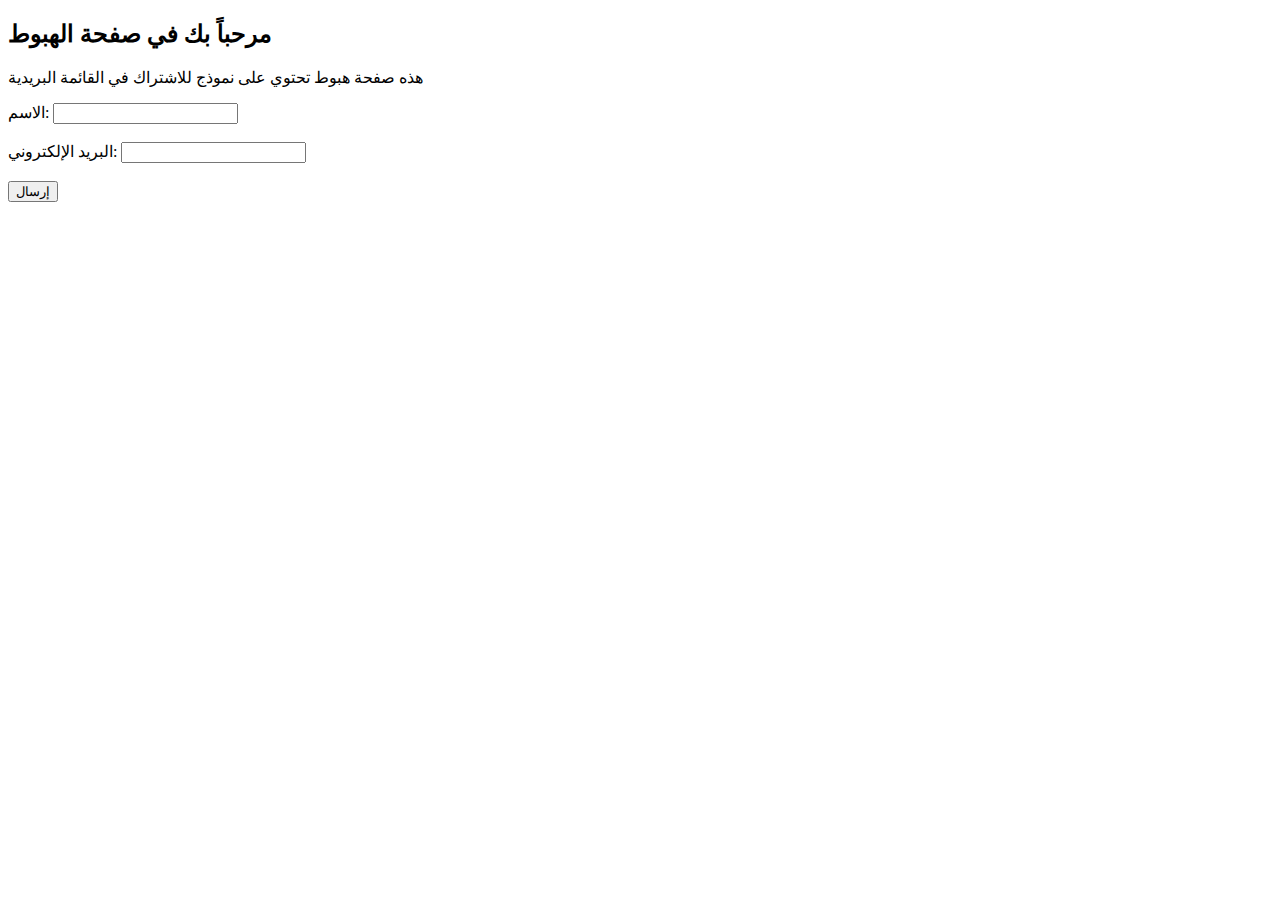
<file: index.html>
<!DOCTYPE html>
<html lang="ar">
<head>
    <meta charset="UTF-8">
    <meta name="viewport" content="width=device-width, initial-scale=1.0">
    <title>صفحة الهبوط</title>
</head>
<body>
    <header>
        <h2>مرحباً بك في صفحة الهبوط</h2>
        <p>هذه صفحة هبوط تحتوي على نموذج للاشتراك في القائمة البريدية</p>
    </header>
    
    <form action="#" method="POST">
        <label for="name">الاسم:</label>
        <input type="text" id="name" name="name" required><br><br>

        <label for="email">البريد الإلكتروني:</label>
        <input type="email" id="email" name="email" required><br><br>

        <button type="submit">إرسال</button>
    </form>
</body>
</html>
</file>
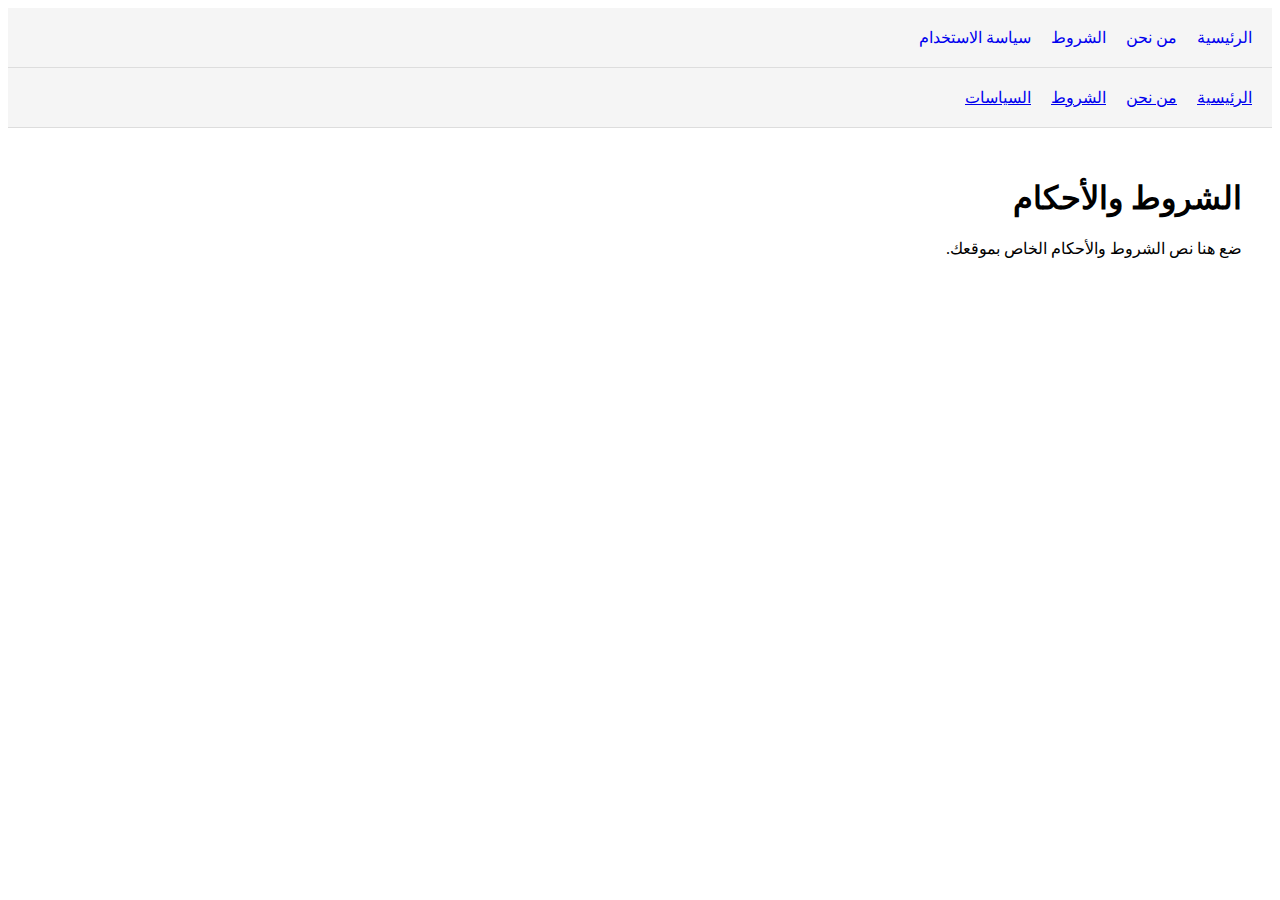
<file: about.html>
<header style="padding:20px; background:#f5f5f5; border-bottom:1px solid #ddd;">
  <nav style="display:flex; gap:20px;">
    <a href="/" style="text-decoration:none;">الرئيسية</a>
    <a href="/about" style="text-decoration:none;">من نحن</a>
    <a href="/terms" style="text-decoration:none;">الشروط</a>
    <a href="/polices" style="text-decoration:none;">سياسة الاستخدام</a>
  </nav>
</header>

<!DOCTYPE html>
<html lang="ar" dir="rtl">
<head>
  <meta charset="UTF-8">
  <title>الشروط والأحكام</title>
</head>
<body>

  <!-- الهيدر نفسه -->
  <header style="padding:20px; background:#f5f5f5; border-bottom:1px solid #ddd;">
    <nav style="display:flex; gap:20px;">
      <a href="/">الرئيسية</a>
      <a href="/about">من نحن</a>
      <a href="/terms">الشروط</a>
      <a href="/polices">السياسات</a>
    </nav>
  </header>

  <!-- المحتوى -->
  <section style="padding:30px;">
    <h1>الشروط والأحكام</h1>
    <p>ضع هنا نص الشروط والأحكام الخاص بموقعك.</p>
  </section>

</body>
</html>
</file>
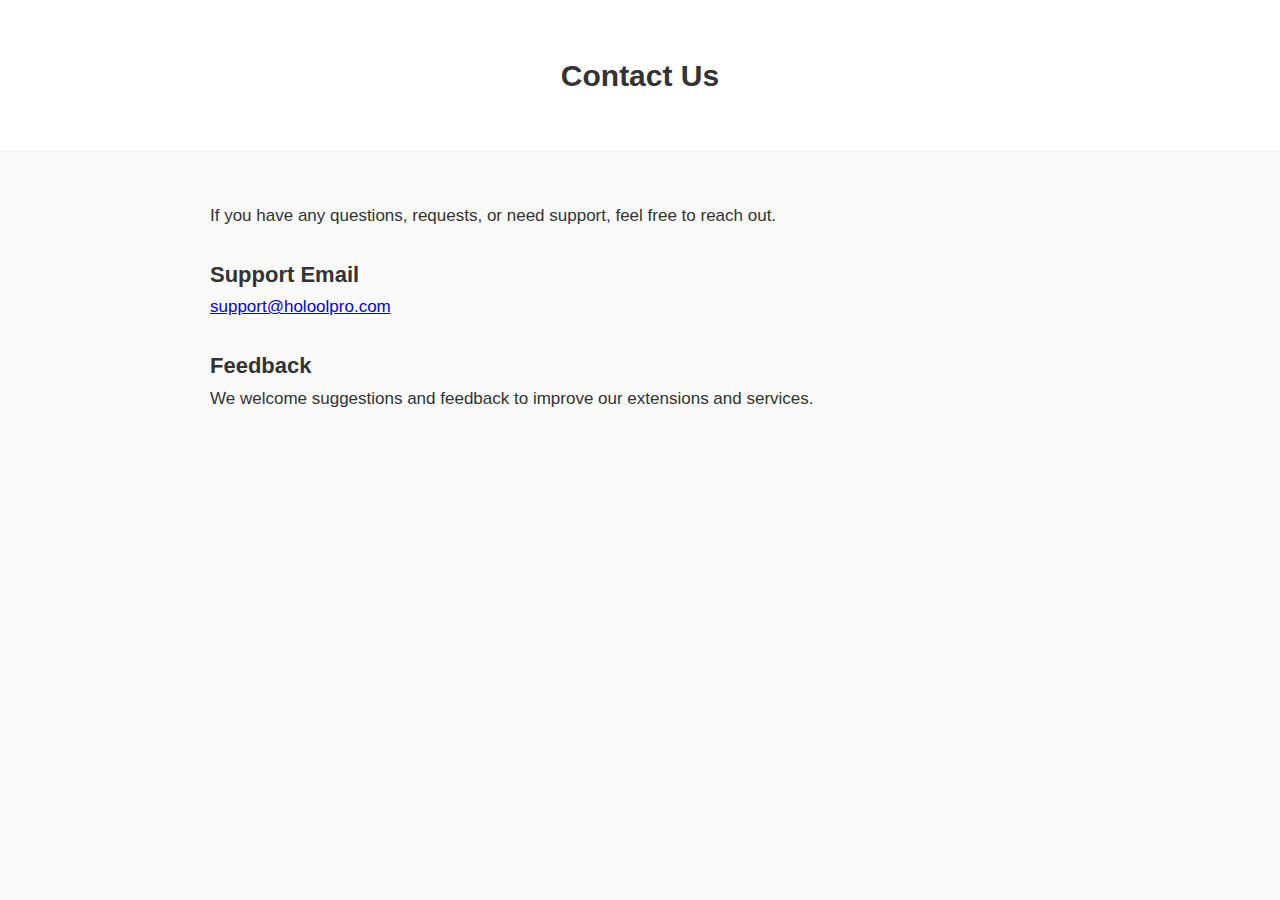
<file: contact.html>
<!DOCTYPE html>
<html lang="en">
<head>
  <meta charset="UTF-8">
  <meta name="viewport" content="width=device-width, initial-scale=1.0">
  <title>Contact Us - Holool Pro</title>
  <link rel="stylesheet" href="assets/style.css">
</head>
<body>

<header class="sub-header">
  <h1>Contact Us</h1>
</header>

<main class="content">
  <p>
    If you have any questions, requests, or need support, feel free to reach out.
  </p>

  <h2>Support Email</h2>
  <p>
    <a href="mailto:support@holoolpro.com">support@holoolpro.com</a>
  </p>

  <h2>Feedback</h2>
  <p>
    We welcome suggestions and feedback to improve our extensions and services.
  </p>
</main>

</body>
</html>
</file>
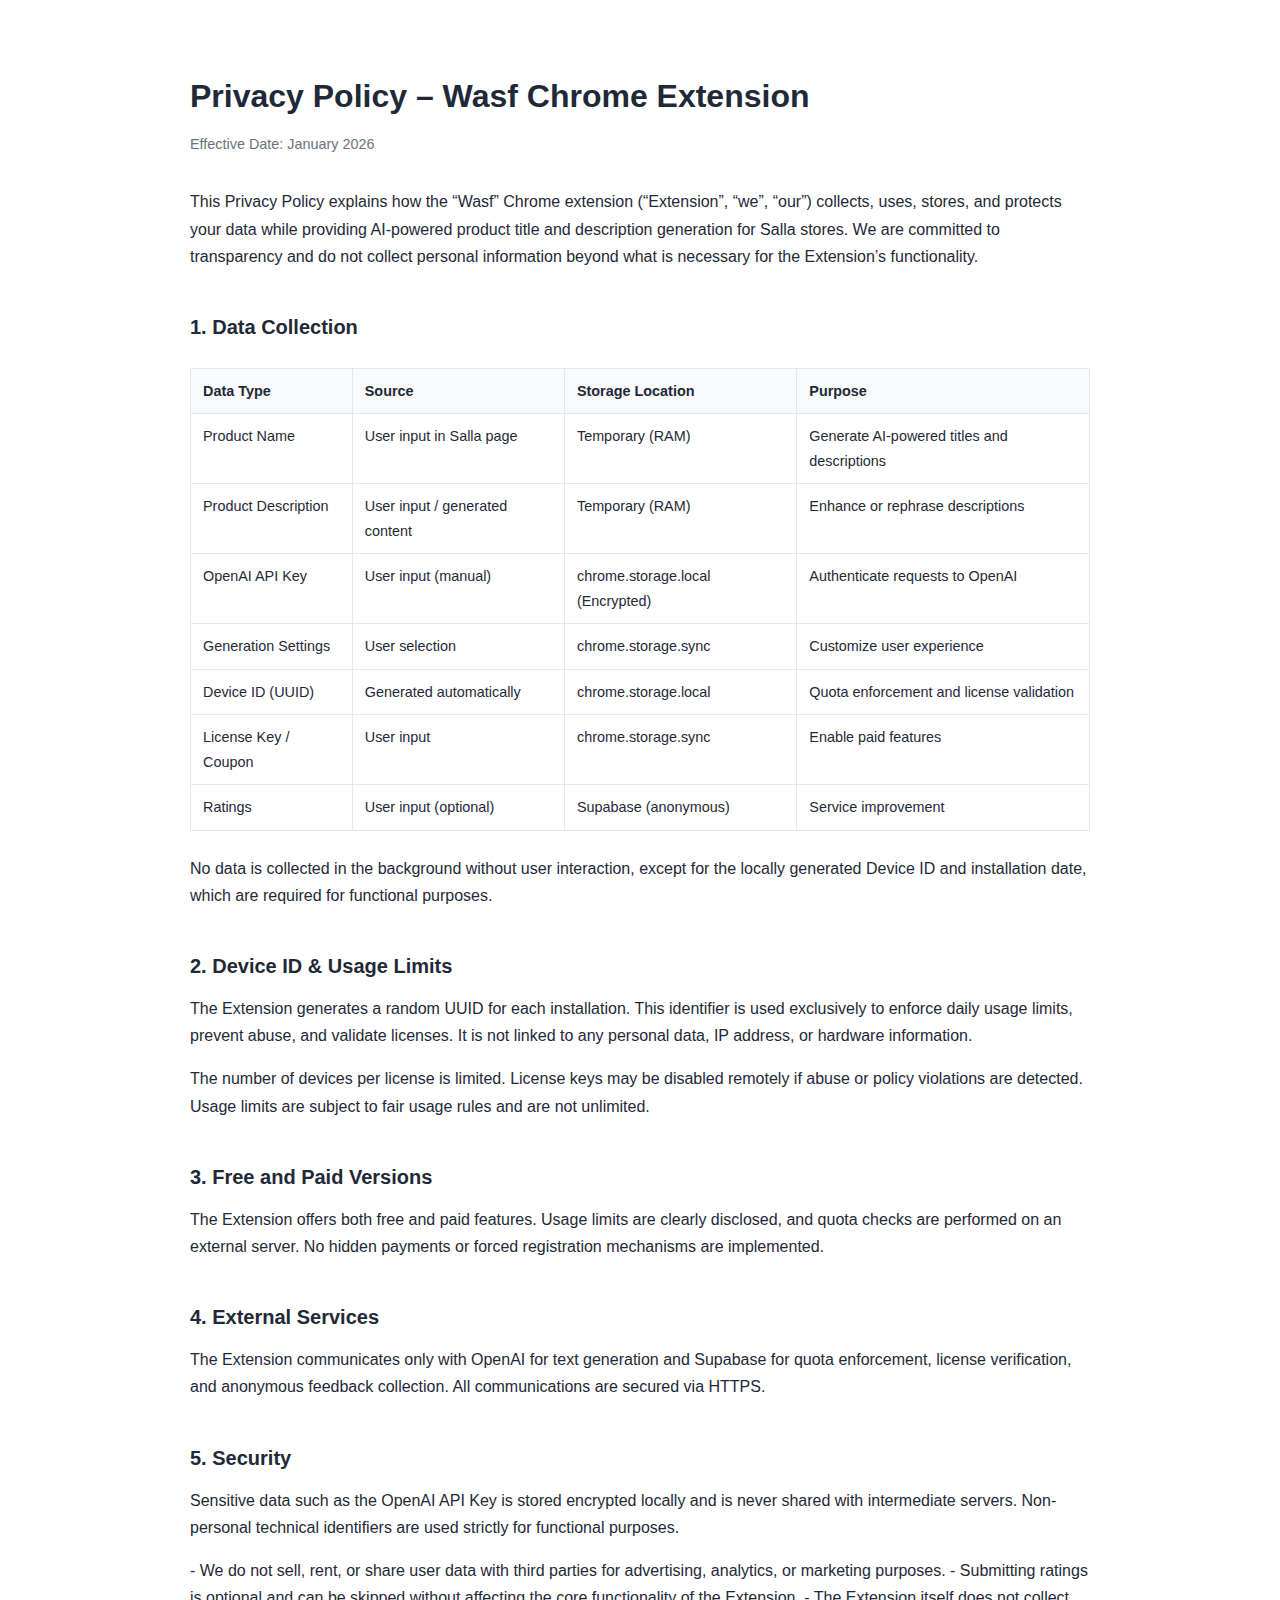
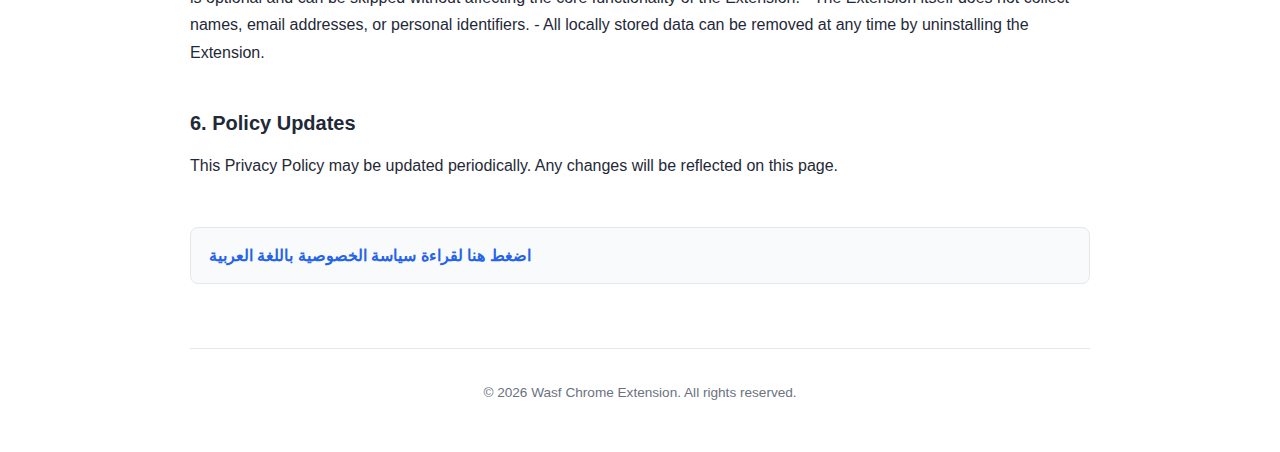
<file: privacy-policy.html>
<!DOCTYPE html>
<html lang="en">
<head>
  <meta charset="UTF-8" />
  <meta name="viewport" content="width=device-width, initial-scale=1.0" />
  <title>Privacy Policy – Wasf Chrome Extension</title>

  <style>
    :root {
      --text-color: #1f2937;
      --muted-color: #6b7280;
      --border-color: #e5e7eb;
      --bg-light: #f9fafb;
      --accent: #2563eb;
    }

    body {
      margin: 0;
      font-family: -apple-system, BlinkMacSystemFont, "Segoe UI",
        Roboto, Oxygen, Ubuntu, Cantarell, "Helvetica Neue", Arial,
        "Noto Sans", sans-serif;
      color: var(--text-color);
      background-color: #ffffff;
      line-height: 1.7;
    }

    .container {
      max-width: 900px;
      margin: 0 auto;
      padding: 48px 20px;
    }

    h1 {
      font-size: 2rem;
      margin-bottom: 0.5rem;
    }

    h2 {
      font-size: 1.25rem;
      margin-top: 2.5rem;
      margin-bottom: 0.75rem;
    }

    h3 {
      font-size: 1.05rem;
      margin-top: 1.75rem;
    }

    p {
      margin: 0.5rem 0 1rem;
    }

    .meta {
      color: var(--muted-color);
      font-size: 0.9rem;
      margin-bottom: 2rem;
    }

    table {
      width: 100%;
      border-collapse: collapse;
      margin: 1.5rem 0;
      font-size: 0.9rem;
    }

    table th,
    table td {
      border: 1px solid var(--border-color);
      padding: 10px 12px;
      vertical-align: top;
    }

    table th {
      background-color: var(--bg-light);
      text-align: left;
      font-weight: 600;
    }

    ul {
      padding-left: 1.25rem;
    }

    details {
      margin-top: 3rem;
      border: 1px solid var(--border-color);
      border-radius: 8px;
      background-color: var(--bg-light);
    }

    summary {
      cursor: pointer;
      padding: 14px 18px;
      font-weight: 600;
      color: var(--accent);
      list-style: none;
    }

    summary::-webkit-details-marker {
      display: none;
    }

    details[open] summary {
      border-bottom: 1px solid var(--border-color);
      color: var(--text-color);
    }

    .arabic {
      direction: rtl;
      text-align: right;
      padding: 24px 20px 28px;
      background-color: #ffffff;
    }

    footer {
      margin-top: 4rem;
      padding-top: 2rem;
      border-top: 1px solid var(--border-color);
      font-size: 0.85rem;
      color: var(--muted-color);
      text-align: center;
    }
  </style>
</head>

<body>
  <main class="container">
    <!-- English Version -->
    <h1>Privacy Policy – Wasf Chrome Extension</h1>
    <div class="meta">Effective Date: January 2026</div>

    <p>
      This Privacy Policy explains how the “Wasf” Chrome extension
      (“Extension”, “we”, “our”) collects, uses, stores, and protects
      your data while providing AI-powered product title and description
      generation for Salla stores. We are committed to transparency and
      do not collect personal information beyond what is necessary for
      the Extension’s functionality.
    </p>

    <h2>1. Data Collection</h2>

    <table>
      <thead>
        <tr>
          <th>Data Type</th>
          <th>Source</th>
          <th>Storage Location</th>
          <th>Purpose</th>
        </tr>
      </thead>
      <tbody>
        <tr>
          <td>Product Name</td>
          <td>User input in Salla page</td>
          <td>Temporary (RAM)</td>
          <td>Generate AI-powered titles and descriptions</td>
        </tr>
        <tr>
          <td>Product Description</td>
          <td>User input / generated content</td>
          <td>Temporary (RAM)</td>
          <td>Enhance or rephrase descriptions</td>
        </tr>
        <tr>
          <td>OpenAI API Key</td>
          <td>User input (manual)</td>
          <td>chrome.storage.local (Encrypted)</td>
          <td>Authenticate requests to OpenAI</td>
        </tr>
        <tr>
          <td>Generation Settings</td>
          <td>User selection</td>
          <td>chrome.storage.sync</td>
          <td>Customize user experience</td>
        </tr>
        <tr>
          <td>Device ID (UUID)</td>
          <td>Generated automatically</td>
          <td>chrome.storage.local</td>
          <td>Quota enforcement and license validation</td>
        </tr>
        <tr>
          <td>License Key / Coupon</td>
          <td>User input</td>
          <td>chrome.storage.sync</td>
          <td>Enable paid features</td>
        </tr>
        <tr>
          <td>Ratings</td>
          <td>User input (optional)</td>
          <td>Supabase (anonymous)</td>
          <td>Service improvement</td>
        </tr>
      </tbody>
    </table>

    <p>
      No data is collected in the background without user interaction,
      except for the locally generated Device ID and installation date,
      which are required for functional purposes.
    </p>

    <h2>2. Device ID & Usage Limits</h2>
    <p>
      The Extension generates a random UUID for each installation. This
      identifier is used exclusively to enforce daily usage limits,
      prevent abuse, and validate licenses. It is not linked to any
      personal data, IP address, or hardware information.
    </p>

    <p>
      The number of devices per license is limited. License keys may be
      disabled remotely if abuse or policy violations are detected.
      Usage limits are subject to fair usage rules and are not
      unlimited.
    </p>

    <h2>3. Free and Paid Versions</h2>
    <p>
      The Extension offers both free and paid features. Usage limits are
      clearly disclosed, and quota checks are performed on an external
      server. No hidden payments or forced registration mechanisms are
      implemented.
    </p>

    <h2>4. External Services</h2>
    <p>
      The Extension communicates only with OpenAI for text generation
      and Supabase for quota enforcement, license verification, and
      anonymous feedback collection. All communications are secured via
      HTTPS.
    </p>

    <h2>5. Security</h2>
    <p>
      Sensitive data such as the OpenAI API Key is stored encrypted
      locally and is never shared with intermediate servers. Non-
      personal technical identifiers are used strictly for functional
      purposes.
    </p>

    <p>
      - We do not sell, rent, or share user data with third parties for advertising, analytics, or marketing purposes.
      - Submitting ratings is optional and can be skipped without affecting the core functionality of the Extension. 
      - The Extension itself does not collect names, email addresses, or personal identifiers.
      - All locally stored data can be removed at any time by uninstalling the Extension.

    </p>

    <h2>6. Policy Updates</h2>
    <p>
      This Privacy Policy may be updated periodically. Any changes will
      be reflected on this page.
    </p>

    <!-- Arabic Version (Accordion) -->
    <details>
      <summary>اضغط هنا لقراءة سياسة الخصوصية باللغة العربية</summary>

      <div class="arabic">
        <h1>سياسة الخصوصية لإضافة وصف Wasf</h1>
        <div class="meta">تاريخ النفاذ: يناير 2026</div>

        <p>
          توضح هذه السياسة كيفية قيام إضافة وصف Wasf بجمع واستخدام
          وتخزين وحماية البيانات عند تقديم خدمات توليد عناوين ووصف
          المنتجات باستخدام الذكاء الاصطناعي لمتاجر سلة.
        </p>

        <h2>1. البيانات التي يتم جمعها</h2>
        <p>
          يتم جمع بيانات محدودة وضرورية فقط لتشغيل الإضافة، مثل اسم
          المنتج ووصفه، إعدادات التوليد، ومعرف جهاز عشوائي.
        </p>

        <h2>2. بصمة الجهاز Device ID</h2>
        <p>
          تنشئ الإضافة معرف جهاز عشوائي UUID لكل تثبيت. يستخدم هذا
          المعرف حصريا لفرض حدود الاستخدام اليومية والتحقق من الرخص،
          ولا يرتبط بأي بيانات شخصية أو عنوان IP.
        </p>

        <h2>3. حدود الاستخدام والنسخة المدفوعة</h2>
        <p>
          تحتوي الإضافة على حدود استخدام واضحة ونسخة مدفوعة. يتم العد
          والتحقق من الحصص عبر خادم خارجي، دون فرض أي تسجيل خفي أو
          رسوم غير معلنة.
        </p>

        <h2>4. الخوادم الخارجية</h2>
        <p>
          تتصل الإضافة بخوادم OpenAI لتوليد المحتوى وخوادم Supabase
          للتحقق من الحصص والرخص واستقبال التقييمات المجهولة، وكل
          الاتصالات تتم عبر HTTPS.
        </p>

        <h2>5. الامان والخصوصية</h2>
        <p>
          يتم تخزين المفاتيح الحساسة بشكل مشفر محليا. لا يتم مشاركة
          أي بيانات شخصية مع اطراف ثالثة، وتستخدم جميع المعرفات
          التقنية لاغراض تشغيلية فقط.
        </p>

        <p>
          - لا تقوم الاضافة ببيع او مشاركة بيانات المستخدم مع اي طرف ثالث لاغراض اعلانية او تسويقية.
          - تقديم التقييم اختياري بالكامل ولا يؤثر على عمل الاضافة في حال تجاهله.
          - الاضافة لا تجمع الاسم او البريد الالكتروني داخل المتصفح.
          - يمكن للمستخدم حذف جميع البيانات المحلية في اي وقت عبر ازالة الاضافة.
        </p>

        <h2>6. تحديثات السياسة</h2>
        <p>
          قد يتم تحديث سياسة الخصوصية هذه عند الحاجة، وسيتم نشر
          التحديثات في هذه الصفحة.
        </p>
      </div>
    </details>

    <footer>
      © 2026 Wasf Chrome Extension. All rights reserved.
    </footer>
  </main>
</body>
</html>
</file>
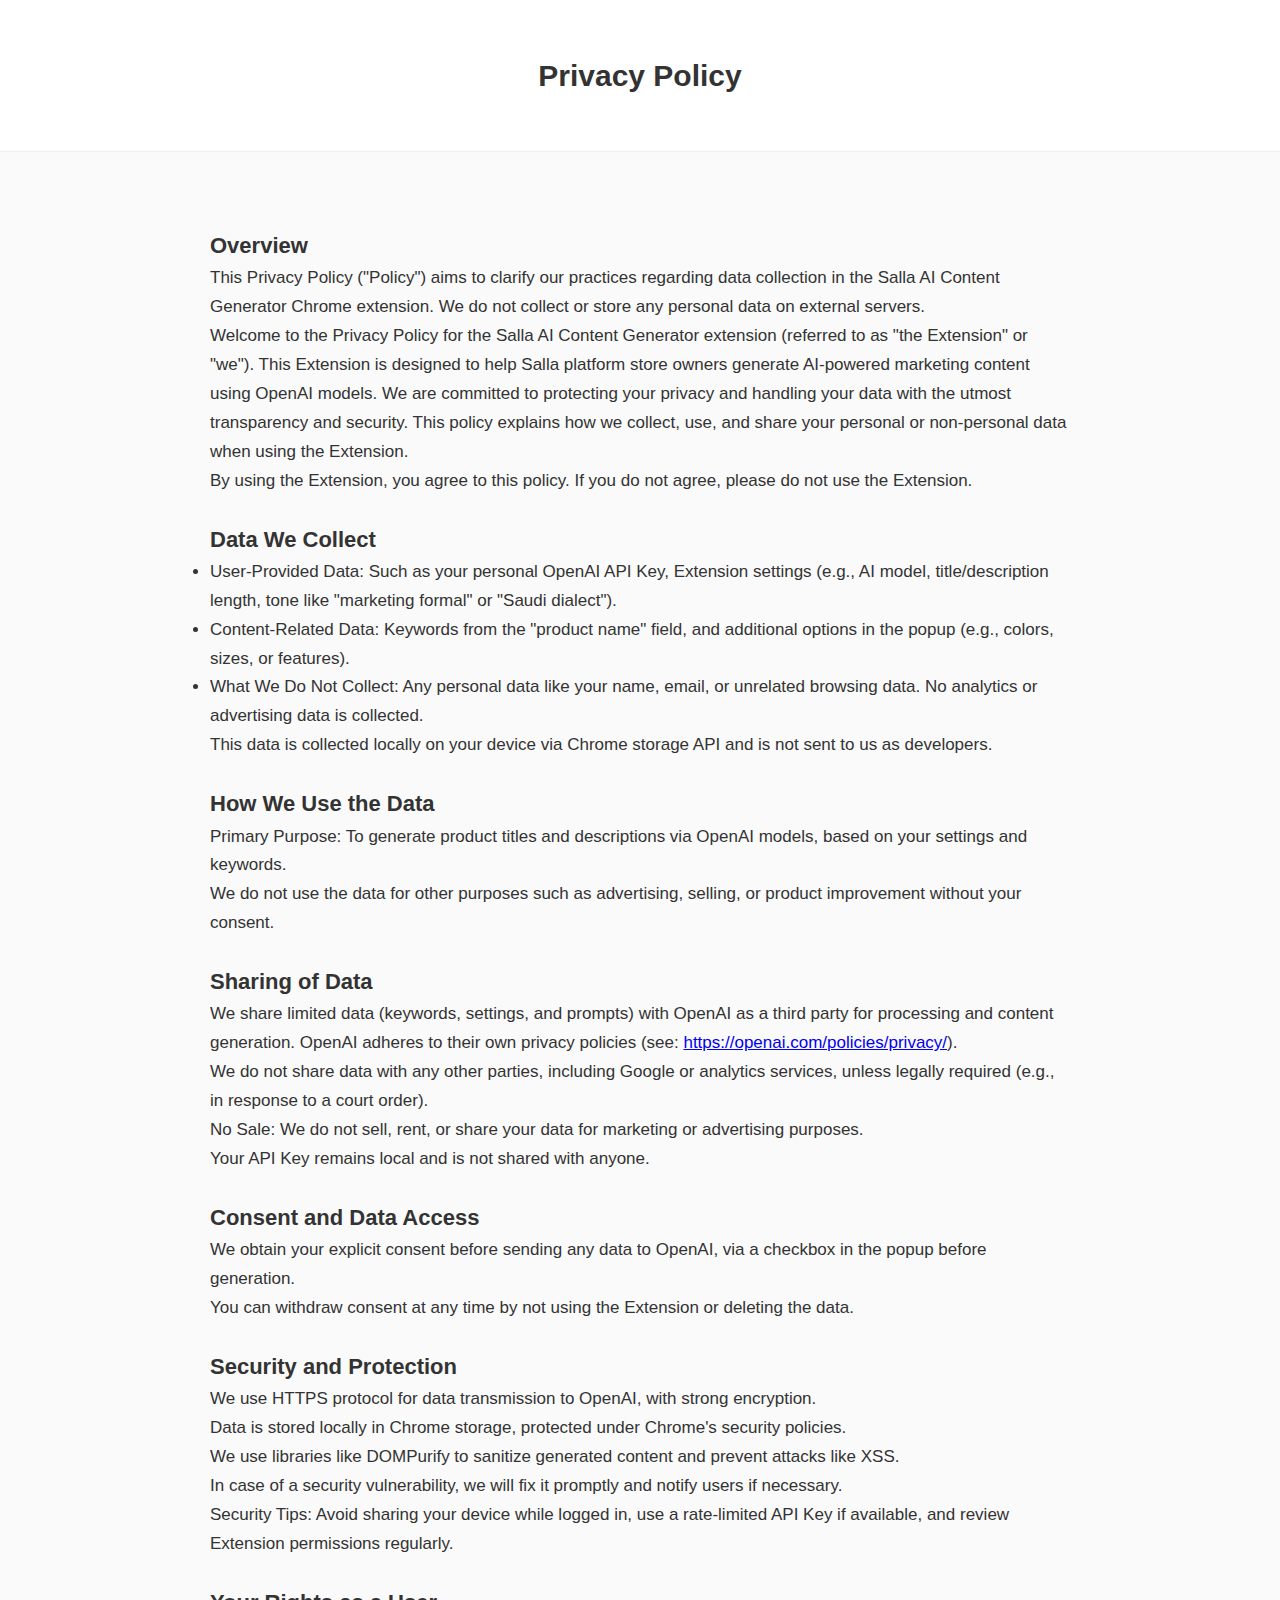
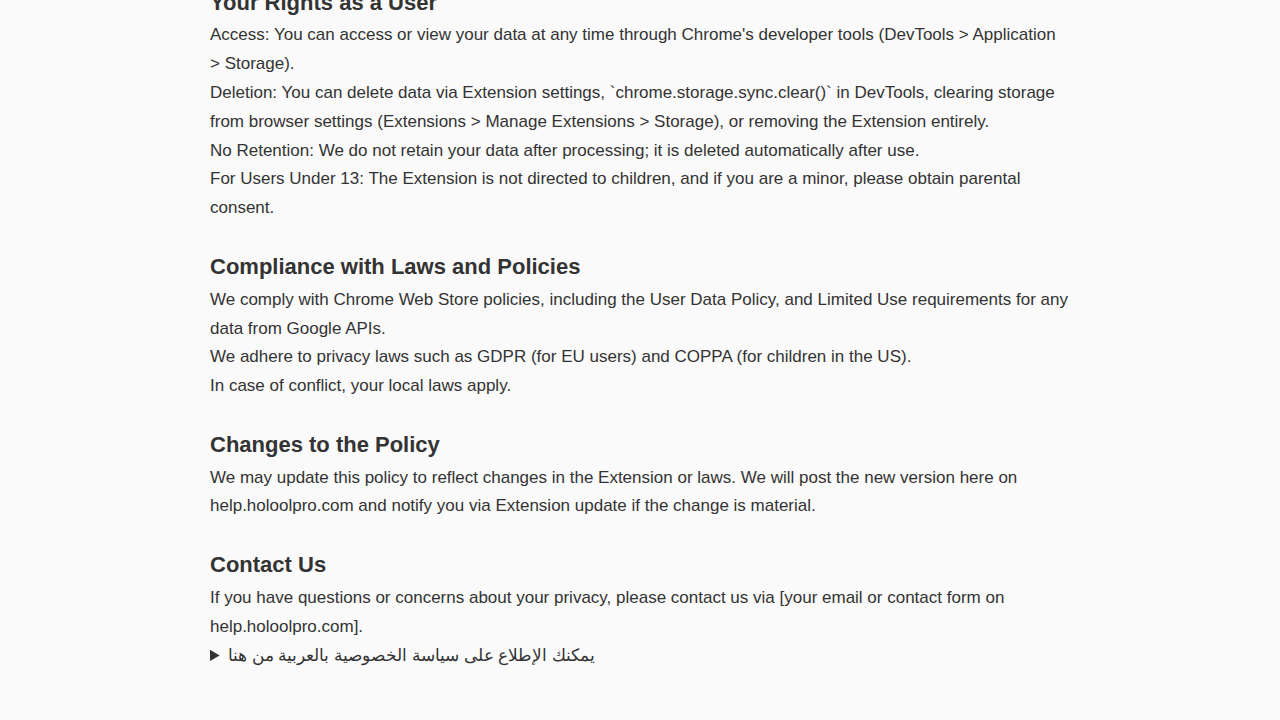
<file: privacy.html>
<!DOCTYPE html>
<html lang="en">
<head>
  <meta charset="UTF-8">
  <meta name="viewport" content="width=device-width, initial-scale=1.0">
  <title>Privacy Policy - Holool Pro</title>
  <link rel="stylesheet" href="assets/style.css">
</head>
<body>

<header class="sub-header">
  <h1>Privacy Policy</h1>
</header>

<main class="content">

  <h2>Overview</h2>
  <p>This Privacy Policy ("Policy") aims to clarify our practices regarding data collection in the Salla AI Content Generator Chrome extension. We do not collect or store any personal data on external servers.</p>

  <p>Welcome to the Privacy Policy for the Salla AI Content Generator extension (referred to as "the Extension" or "we"). This Extension is designed to help Salla platform store owners generate AI-powered marketing content using OpenAI models. We are committed to protecting your privacy and handling your data with the utmost transparency and security. This policy explains how we collect, use, and share your personal or non-personal data when using the Extension.</p>

  <p>By using the Extension, you agree to this policy. If you do not agree, please do not use the Extension.</p>

  <h2>Data We Collect</h2>
  <ul>
    <li>User-Provided Data: Such as your personal OpenAI API Key, Extension settings (e.g., AI model, title/description length, tone like "marketing formal" or "Saudi dialect").</li>
    <li>Content-Related Data: Keywords from the "product name" field, and additional options in the popup (e.g., colors, sizes, or features).</li>
    <li>What We Do Not Collect: Any personal data like your name, email, or unrelated browsing data. No analytics or advertising data is collected.</li>
  </ul>
  <p>This data is collected locally on your device via Chrome storage API and is not sent to us as developers.</p>

  <h2>How We Use the Data</h2>
  <p>Primary Purpose: To generate product titles and descriptions via OpenAI models, based on your settings and keywords.</p>
  <p>We do not use the data for other purposes such as advertising, selling, or product improvement without your consent.</p>

  <h2>Sharing of Data</h2>
  <p>We share limited data (keywords, settings, and prompts) with OpenAI as a third party for processing and content generation. OpenAI adheres to their own privacy policies (see: <a href="https://openai.com/policies/privacy/">https://openai.com/policies/privacy/</a>).</p>
  <p>We do not share data with any other parties, including Google or analytics services, unless legally required (e.g., in response to a court order).</p>
  <p>No Sale: We do not sell, rent, or share your data for marketing or advertising purposes.</p>
  <p>Your API Key remains local and is not shared with anyone.</p>

  <h2>Consent and Data Access</h2>
  <p>We obtain your explicit consent before sending any data to OpenAI, via a checkbox in the popup before generation.</p>
  <p>You can withdraw consent at any time by not using the Extension or deleting the data.</p>

  <h2>Security and Protection</h2>
  <p>We use HTTPS protocol for data transmission to OpenAI, with strong encryption.</p>
  <p>Data is stored locally in Chrome storage, protected under Chrome's security policies.</p>
  <p>We use libraries like DOMPurify to sanitize generated content and prevent attacks like XSS.</p>
  <p>In case of a security vulnerability, we will fix it promptly and notify users if necessary.</p>
  <p>Security Tips: Avoid sharing your device while logged in, use a rate-limited API Key if available, and review Extension permissions regularly.</p>

  <h2>Your Rights as a User</h2>
  <p>Access: You can access or view your data at any time through Chrome's developer tools (DevTools > Application > Storage).</p>
  <p>Deletion: You can delete data via Extension settings, `chrome.storage.sync.clear()` in DevTools, clearing storage from browser settings (Extensions > Manage Extensions > Storage), or removing the Extension entirely.</p>
  <p>No Retention: We do not retain your data after processing; it is deleted automatically after use.</p>
  <p>For Users Under 13: The Extension is not directed to children, and if you are a minor, please obtain parental consent.</p>

  <h2>Compliance with Laws and Policies</h2>
  <p>We comply with Chrome Web Store policies, including the User Data Policy, and Limited Use requirements for any data from Google APIs.</p>
  <p>We adhere to privacy laws such as GDPR (for EU users) and COPPA (for children in the US).</p>
  <p>In case of conflict, your local laws apply.</p>

  <h2>Changes to the Policy</h2>
  <p>We may update this policy to reflect changes in the Extension or laws. We will post the new version here on help.holoolpro.com and notify you via Extension update if the change is material.</p>

  <h2>Contact Us</h2>
  <p>If you have questions or concerns about your privacy, please contact us via [your email or contact form on help.holoolpro.com].</p>

  <details>
    <summary>يمكنك الإطلاع على سياسة الخصوصية بالعربية من هنا</summary>
    <div dir="rtl" lang="ar">

      <h2>نظرة عامة</h2>
      <p>تهدف سياسة الخصوصية هذه ("السياسة") إلى توضيح ممارساتنا بشأن جمع واستخدام المعلومات الشخصية في إضافة "Salla AI Content Generator" لمتصفح Chrome ("الإضافة"). نحن (المطور) لا نجمع أو نخزن أي بيانات شخصية خاصة بك على خوادم خارجية.</p>

      <p>مرحباً بك في سياسة الخصوصية لإضافة Salla AI Content Generator (المشار إليها بـ "الإضافة" أو "نحن"). هذه الإضافة مصممة لمساعدة أصحاب المتاجر على منصة سلة في توليد محتوى تسويقي بالذكاء الاصطناعي باستخدام نماذج OpenAI. نحن ملتزمون بحماية خصوصيتك ونعامل بياناتك بأقصى درجات الشفافية والأمان. تشرح هذه السياسة كيفية جمعنا واستخدامنا ومشاركتنا لبياناتك الشخصية أو غير الشخصية عند استخدام الإضافة.</p>

      <p>إذا كنت تستخدم الإضافة، فإنك توافق على هذه السياسة. إذا كنت لا توافق، يرجى عدم استخدام الإضافة.</p>

      <h2>البيانات التي نجمعها</h2>
      <ul>
        <li>البيانات المدخلة من قبلك: مثل مفتاح OpenAI API Key الخاص بك، إعدادات الإضافة (مثل نموذج الذكاء الاصطناعي، طول العنوان أو الوصف، والنبرة مثل "تسويقية فصحى" أو "لهجة سعودية").</li>
        <li>البيانات المتعلقة بالمحتوى: الكلمات المفتاحية من حقل "اسم المنتج"، والخيارات الإضافية في الـ popup (مثل الألوان، المقاسات، أو المميزات).</li>
        <li>لا نجمع: أي بيانات شخصية مثل اسمك، بريدك الإلكتروني، أو بيانات التصفح غير المتعلقة بمنصة سلة[](https://s.salla.sa/products/). لا نجمع بيانات تحليلية أو إعلانية.</li>
      </ul>
      <p>يتم جمع هذه البيانات محليًا على جهازك عبر Chrome storage API، ولا يتم إرسالها إلينا كمطورين.</p>

      <h2>كيفية استخدام البيانات</h2>
      <p>الغرض الرئيسي: لتوليد عناوين وأوصاف المنتجات بالذكاء الاصطناعي عبر نماذج OpenAI، بناءً على إعداداتك وكلماتك المفتاحية.</p>
      <p>لا نستخدم البيانات لأغراض أخرى مثل الإعلانات، البيع، أو تحسين المنتج دون موافقتك.</p>

      <h2>مشاركة البيانات</h2>
      <p>نشارك البيانات المحدودة (الكلمات المفتاحية، الإعدادات، والـ prompts) مع OpenAI كطرف ثالث لمعالجة الطلبات وتوليد المحتوى. OpenAI يلتزم بسياسات خصوصيتهم الخاصة (راجع: <a href="https://openai.com/policies/privacy/">https://openai.com/policies/privacy/</a>).</p>
      <p>لا نشارك البيانات مع أي أطراف أخرى، بما في ذلك Google أو أي خدمات تحليلية، إلا إذا كان مطلوبًا قانونيًا (مثل استجابة لأمر قضائي).</p>
      <p>عدم البيع: لا نبيع أو نؤجر أو نشارك بياناتك لأغراض تسويقية أو إعلانية.</p>
      <p>مفتاح API Key الخاص بك يبقى محليًا ولا يتم مشاركته مع أي طرف.</p>

      <h2>الموافقة والحصول على البيانات</h2>
      <p>نحصل على موافقتك الصريحة قبل أي إرسال لبياناتك إلى OpenAI، عبر مربع تحقق (checkbox) في الـ popup قبل عملية التوليد.</p>
      <p>يمكنك سحب موافقتك في أي وقت عن طريق عدم استخدام الإضافة أو حذف البيانات.</p>

      <h2>الأمان والحماية</h2>
      <p>نستخدم بروتوكول HTTPS لنقل البيانات إلى OpenAI، مع تشفير قوي.</p>
      <p>البيانات مخزنة محليًا في Chrome storage، وهي محمية بموجب سياسات أمان Chrome.</p>
      <p>نستخدم مكتبات مثل DOMPurify لتنظيف المحتوى المولد ومنع أي هجمات مثل XSS.</p>
      <p>في حال اكتشاف ثغرة أمنية، سنقوم بإصلاحها فورًا وإخطار المستخدمين إذا لزم الأمر.</p>
      <p>نصائح أمنية: تجنب مشاركة جهازك مع الآخرين أثناء تسجيل الدخول، استخدم مفتاح API محدود الصلاحيات (rate-limited) إذا أمكن، وقم بمراجعة صلاحيات الإضافة بانتظام.</p>

      <h2>حقوقك كمستخدم</h2>
      <p>الوصول: يمكنك الوصول إلى بياناتك أو عرضها في أي وقت عبر أدوات مطور Chrome (DevTools > Application > Storage).</p>
      <p>الحذف: يمكنك حذف البيانات عبر إعدادات الإضافة، أمر `chrome.storage.sync.clear()` في DevTools، أو مسح تخزين الإضافة من إعدادات المتصفح (Extensions > Manage Extensions > Storage)، أو إزالة الإضافة بالكامل.</p>
      <p>عدم الاحتفاظ: لا نحتفظ ببياناتك بعد معالجتها؛ يتم حذفها تلقائيًا بعد الاستخدام.</p>
      <p>للمستخدمين تحت سن 13 عامًا: الإضافة غير موجهة للأطفال، وإذا كنت قاصرًا، يرجى الحصول على موافقة ولي الأمر.</p>

      <h2>الامتثال للقوانين والسياسات</h2>
      <p>نلتزم بسياسات Chrome Web Store، بما في ذلك سياسة بيانات المستخدم (User Data Policy)، ومتطلبات الاستخدام المحدود (Limited Use) لأي بيانات من Google APIs.</p>
      <p>نتوافق مع قوانين الخصوصية مثل GDPR (للمستخدمين في الاتحاد الأوروبي) وCOPPA (للأطفال في الولايات المتحدة).</p>
      <p>في حال وجود تناقض، تطبق القوانين المحلية الخاصة بك.</p>

      <h2>تغييرات على السياسة</h2>
      <p>قد نقوم بتحديث هذه السياسة لتعكس تغييرات في الإضافة أو القوانين. سننشر النسخة الجديدة هنا على help.holoolpro.com ونخطرك عبر تحديث الإضافة إذا كان التغيير جوهريًا.</p>

      <h2>الاتصال بنا</h2>
      <p>إذا كان لديك أسئلة أو مخاوف بشأن خصوصيتك، يرجى الاتصال بنا عبر [بريدك الإلكتروني أو نموذج الاتصال على help.holoolpro.com].</p>

      <p>شكراً لثقتك بنا!</p>

    </div>
  </details>

</main>

</body>
</html>
</file>
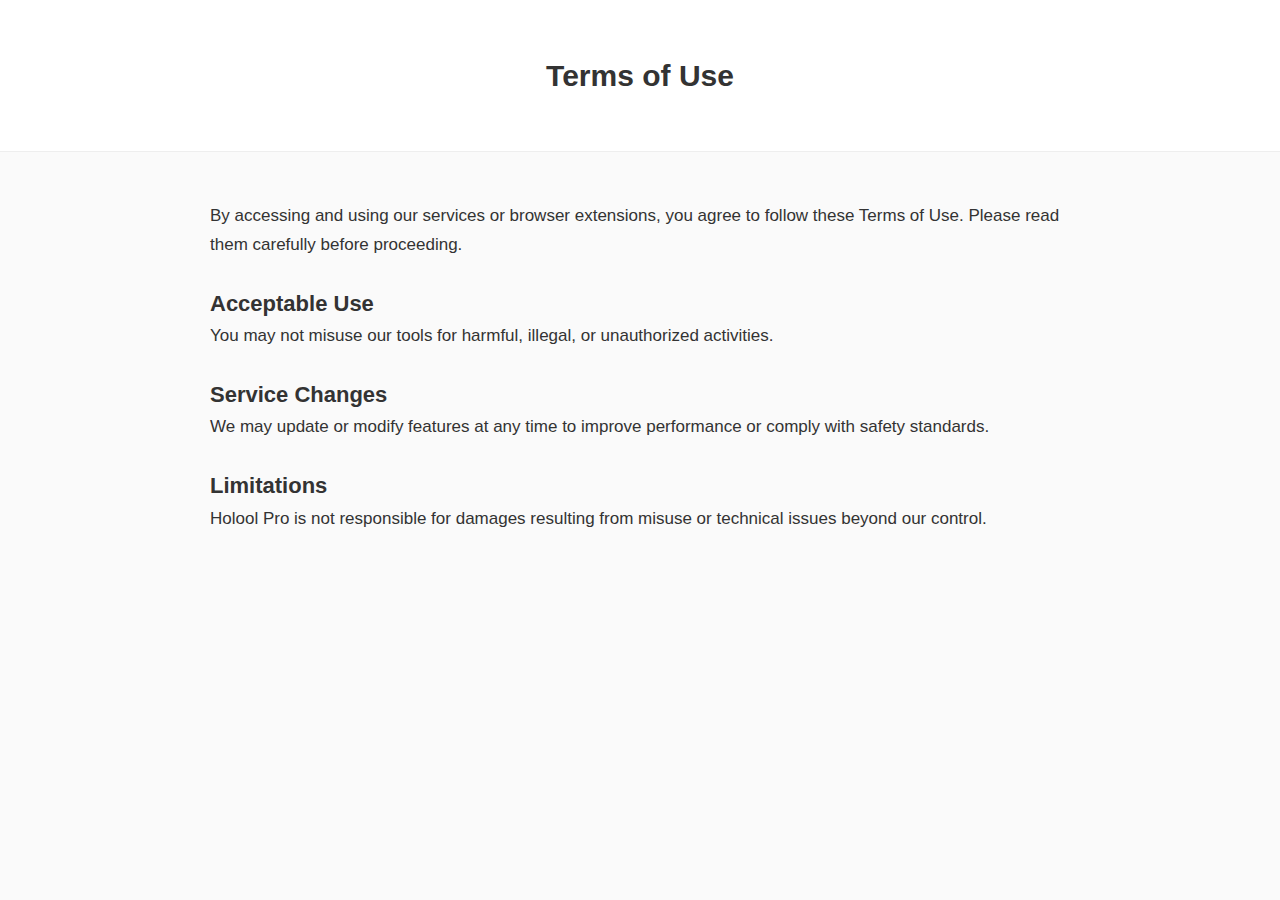
<file: terms.html>
<!DOCTYPE html>
<html lang="en">
<head>
  <meta charset="UTF-8">
  <meta name="viewport" content="width=device-width, initial-scale=1.0">
  <title>Terms of Use - Holool Pro</title>
  <link rel="stylesheet" href="assets/style.css">
</head>
<body>

<header class="sub-header">
  <h1>Terms of Use</h1>
</header>

<main class="content">
  <p>
    By accessing and using our services or browser extensions, you agree to follow these Terms of Use.
    Please read them carefully before proceeding.
  </p>

  <h2>Acceptable Use</h2>
  <p>
    You may not misuse our tools for harmful, illegal, or unauthorized activities.
  </p>

  <h2>Service Changes</h2>
  <p>
    We may update or modify features at any time to improve performance or comply with safety standards.
  </p>

  <h2>Limitations</h2>
  <p>
    Holool Pro is not responsible for damages resulting from misuse or technical issues beyond our control.
  </p>
</main>

</body>
</html>
</file>
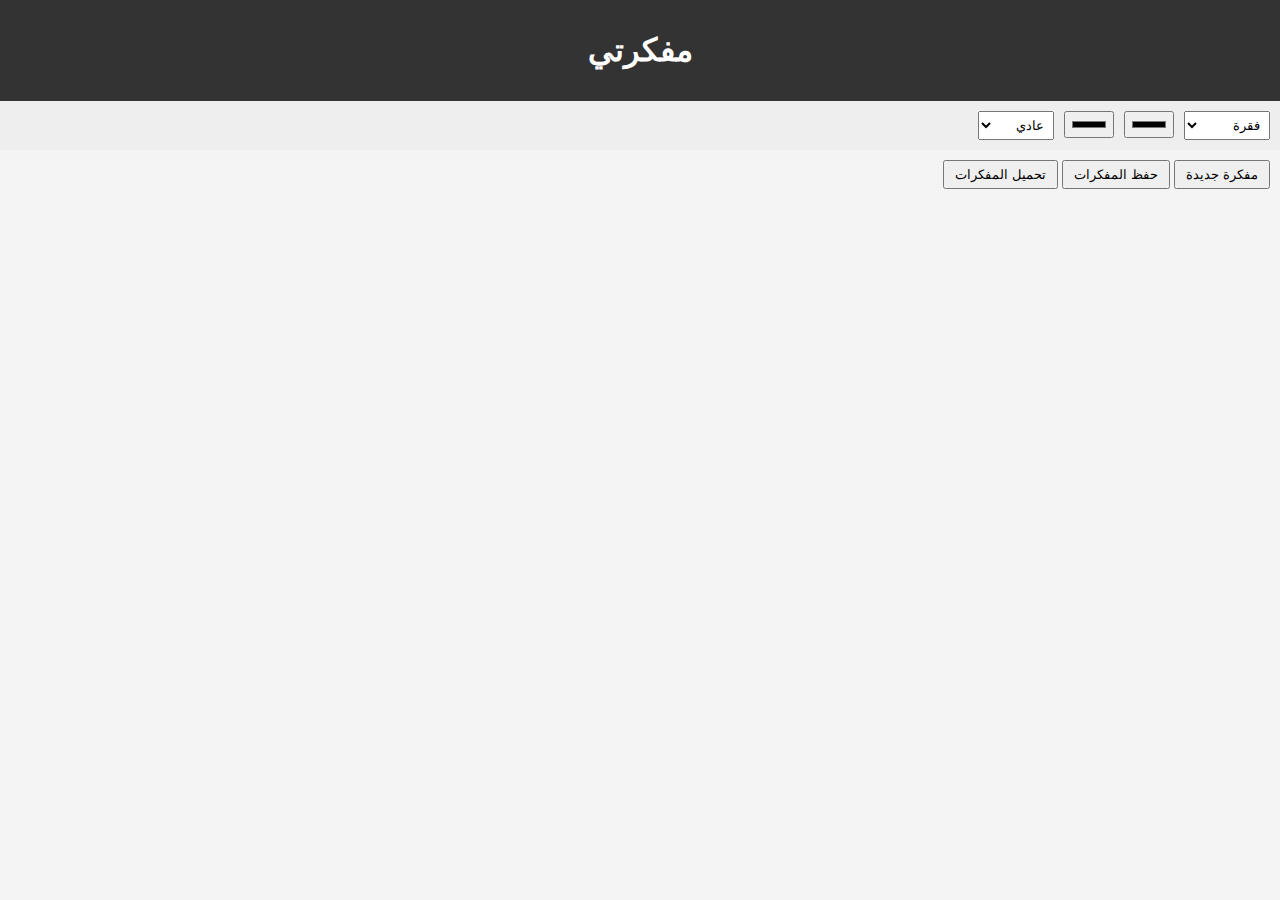
<file: Untitled-1.html>
<!DOCTYPE html>
<html lang="ar" dir="rtl">
<head>
  <meta charset="UTF-8">
  <title>مفكرتي</title>
  <style>
    body {
      font-family: sans-serif;
      direction: rtl;
      margin: 0;
      padding: 0;
      background: #f4f4f4;
    }
    header {
      background: #333;
      color: #fff;
      padding: 10px;
      text-align: center;
    }
    .toolbar {
      padding: 10px;
      background: #eee;
      display: flex;
      flex-wrap: wrap;
      gap: 10px;
    }
    .toolbar select, .toolbar input {
      padding: 5px;
    }
    .editor {
      min-height: 300px;
      padding: 15px;
      margin: 10px;
      background: white;
      border: 1px solid #ccc;
      outline: none;
    }
    .note-container {
      margin: 20px;
    }
    details {
      margin-bottom: 10px;
      background: #f9f9f9;
      border: 1px solid #ccc;
      padding: 10px;
    }
    summary {
      font-weight: bold;
      cursor: pointer;
    }
    .note-buttons {
      margin: 10px;
    }
    button {
      padding: 5px 10px;
      cursor: pointer;
    }
  </style>
</head>
<body>

<header>
  <h1>مفكرتي</h1>
</header>

<div class="toolbar">
  <select onchange="format('formatBlock', this.value)">
    <option value="p">فقرة</option>
    <option value="h1">عنوان H1</option>
    <option value="h2">عنوان H2</option>
    <option value="h3">عنوان H3</option>
    <option value="h4">عنوان H4</option>
    <option value="h5">عنوان H5</option>
  </select>
  <input type="color" onchange="format('foreColor', this.value)" title="لون النص">
  <input type="color" onchange="format('backColor', this.value)" title="خلفية النص">
  <select onchange="format('fontSize', this.value)">
    <option value="1">صغير</option>
    <option value="3" selected>عادي</option>
    <option value="5">كبير</option>
    <option value="7">كبير جدا</option>
  </select>
</div>

<div class="note-buttons">
  <button onclick="addNote()">مفكرة جديدة</button>
  <button onclick="saveNotes()">حفظ المفكرات</button>
  <button onclick="loadNotes()">تحميل المفكرات</button>
</div>

<div class="note-container" id="noteContainer">
  <!-- المفكرات ستظهر هنا -->
</div>

<script>
  function format(command, value = null) {
    document.execCommand(command, false, value);
  }

  function addNote(content = '') {
    const container = document.getElementById('noteContainer');
    const noteId = `note-${Date.now()}`;
    const note = document.createElement('details');
    note.innerHTML = `
      <summary contenteditable="true">عنوان المفكرة</summary>
      <div class="editor" contenteditable="true">${content}</div>
    `;
    container.appendChild(note);
  }

  function saveNotes() {
    const notes = [];
    document.querySelectorAll('#noteContainer details').forEach(detail => {
      const title = detail.querySelector('summary').innerText;
      const content = detail.querySelector('.editor').innerHTML;
      notes.push({ title, content });
    });
    localStorage.setItem('myNotes', JSON.stringify(notes));
    alert('تم الحفظ');
  }

  function loadNotes() {
    const notes = JSON.parse(localStorage.getItem('myNotes') || '[]');
    const container = document.getElementById('noteContainer');
    container.innerHTML = '';
    notes.forEach(note => {
      addNote(note.content);
      const lastNote = container.lastChild;
      lastNote.querySelector('summary').innerText = note.title;
    });
  }

  // تحميل تلقائي عند بدء الصفحة
  window.onload = loadNotes;
</script>

</body>
</html>
</file>
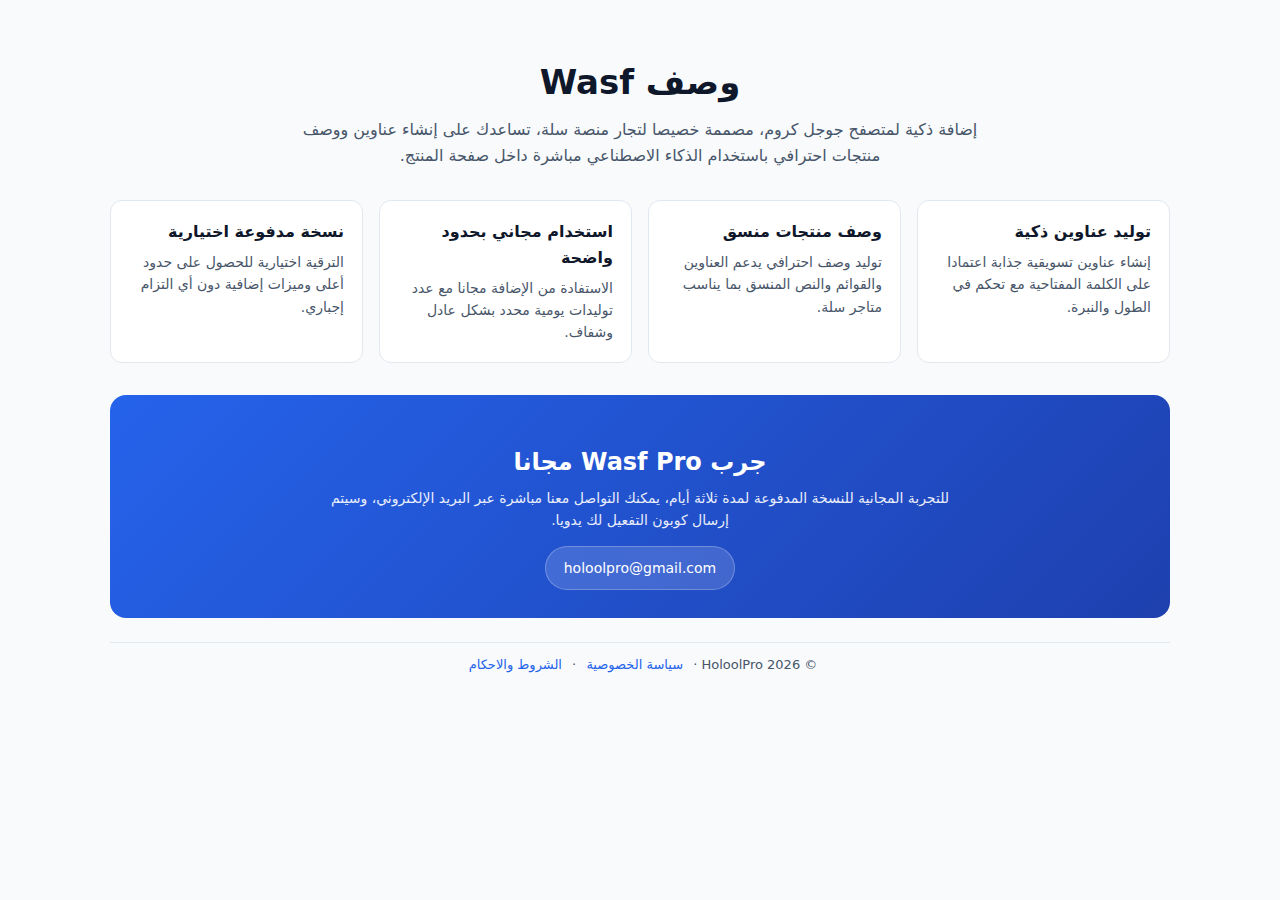
<file: wasf-pro-trial.html>
<!DOCTYPE html>
<html lang="ar" dir="rtl">
<head>
  <meta charset="UTF-8" />
  <meta name="viewport" content="width=device-width, initial-scale=1.0"/>

  <title>وصف Wasf - مساعد المحتوى الذكي لمتاجر سلة</title>

  <style>
    :root {
      --primary: #2563eb;
      --text: #0f172a;
      --muted: #475569;
      --bg: #f8fafc;
      --card: #ffffff;
      --border: #e2e8f0;
    }

    * {
      box-sizing: border-box;
      font-family: system-ui, -apple-system, BlinkMacSystemFont, "Segoe UI", sans-serif;
    }

    body {
      margin: 0;
      background: var(--bg);
      color: var(--text);
      line-height: 1.6;
    }

    .container {
      max-width: 1100px;
      margin: auto;
      padding: 32px 20px;
    }

    header {
      text-align: center;
      margin-bottom: 32px;
    }

    header h1 {
      font-size: 34px;
      margin-bottom: 8px;
    }

    header p {
      font-size: 16px;
      color: var(--muted);
      max-width: 720px;
      margin: auto;
    }

    .features {
      display: grid;
      grid-template-columns: repeat(auto-fit, minmax(230px, 1fr));
      gap: 16px;
      margin-bottom: 32px;
    }

    .feature {
      background: var(--card);
      border: 1px solid var(--border);
      border-radius: 12px;
      padding: 18px;
      text-align: right;
    }

    .feature h3 {
      margin: 0 0 6px;
      font-size: 16px;
    }

    .feature p {
      margin: 0;
      color: var(--muted);
      font-size: 14px;
    }

    .contact {
      background: linear-gradient(135deg, #2563eb, #1e40af);
      color: #ffffff;
      border-radius: 16px;
      padding: 28px 20px;
      text-align: center;
      margin-bottom: 24px;
    }

    .contact h2 {
      font-size: 24px;
      margin-bottom: 6px;
    }

    .contact p {
      font-size: 14px;
      opacity: 0.9;
      max-width: 640px;
      margin: 0 auto 14px;
    }

    .email-box {
      display: inline-block;
      background: rgba(255,255,255,0.15);
      border: 1px solid rgba(255,255,255,0.25);
      padding: 10px 18px;
      border-radius: 999px;
      font-size: 14px;
      font-weight: 500;
    }

    footer {
      border-top: 1px solid var(--border);
      padding-top: 12px;
      text-align: center;
      font-size: 13px;
      color: var(--muted);
    }

    footer a {
      color: var(--primary);
      text-decoration: none;
      margin: 0 6px;
    }

    footer a:hover {
      text-decoration: underline;
    }
  </style>
</head>

<body>

  <div class="container">

    <header>
      <h1>وصف Wasf</h1>
      <p>
        إضافة ذكية لمتصفح جوجل كروم، مصممة خصيصا لتجار منصة سلة، تساعدك على إنشاء
        عناوين ووصف منتجات احترافي باستخدام الذكاء الاصطناعي مباشرة داخل صفحة المنتج.
      </p>
    </header>

    <section class="features">
      <div class="feature">
        <h3>توليد عناوين ذكية</h3>
        <p>
          إنشاء عناوين تسويقية جذابة اعتمادا على الكلمة المفتاحية مع تحكم في الطول والنبرة.
        </p>
      </div>

      <div class="feature">
        <h3>وصف منتجات منسق</h3>
        <p>
          توليد وصف احترافي يدعم العناوين والقوائم والنص المنسق بما يناسب متاجر سلة.
        </p>
      </div>

      <div class="feature">
        <h3>استخدام مجاني بحدود واضحة</h3>
        <p>
          الاستفادة من الإضافة مجانا مع عدد توليدات يومية محدد بشكل عادل وشفاف.
        </p>
      </div>

      <div class="feature">
        <h3>نسخة مدفوعة اختيارية</h3>
        <p>
          الترقية اختيارية للحصول على حدود أعلى وميزات إضافية دون أي التزام إجباري.
        </p>
      </div>
    </section>

    <section class="contact">
      <h2>جرب Wasf Pro مجانا</h2>
      <p>
        للتجربة المجانية للنسخة المدفوعة لمدة ثلاثة أيام، يمكنك التواصل معنا مباشرة عبر البريد الإلكتروني،
        وسيتم إرسال كوبون التفعيل لك يدويا.
      </p>

      <div class="email-box">
        holoolpro@gmail.com
      </div>
    </section>

    <footer>
      <span>© 2026 HoloolPro</span>
      ·
      <a href="https://help.holoolpro.com/privacy-policy" target="_blank">سياسة الخصوصية</a>
      ·
      <a href="https://help.holoolpro.com/terms" target="_blank">الشروط والاحكام</a>
    </footer>

  </div>

</body>
</html>
</file>
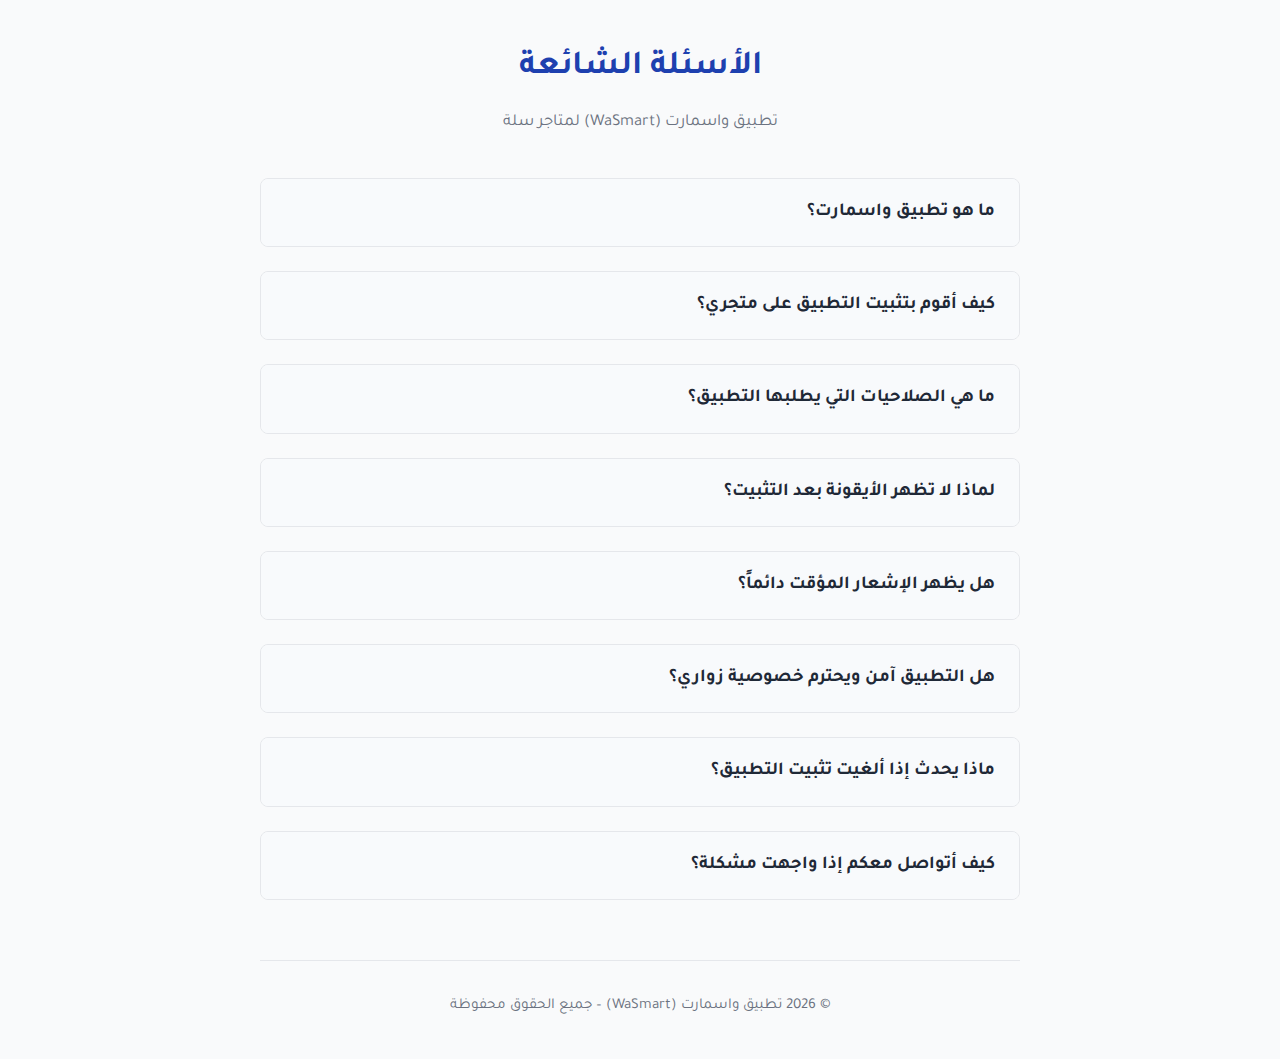
<file: wasmart-faq.html>
<!DOCTYPE html>
<html lang="ar" dir="rtl">
<head>
  <meta charset="UTF-8" />
  <meta name="viewport" content="width=device-width, initial-scale=1.0"/>
  <title>الأسئلة الشائعة - أيقونة واتساب العائمة</title>
  <meta name="description" content="الأسئلة الشائعة حول تطبيق أيقونة واتساب العائمة لمتاجر سلة" />
  <style>
    :root {
      --primary: #1e40af;
      --primary-dark: #1e3a8a;
      --text: #1f2937;
      --light: #f9fafb;
      --gray: #6b7280;
      --border: #e5e7eb;
    }

    * {
      margin: 0;
      padding: 0;
      box-sizing: border-box;
    }

    body {
      font-family: 'Tajawal', system-ui, -apple-system, sans-serif;
      background: var(--light);
      color: var(--text);
      line-height: 1.7;
    }

    .container {
      max-width: 800px;
      margin: 0 auto;
      padding: 40px 20px;
    }

    header {
      text-align: center;
      margin-bottom: 40px;
    }

    h1 {
      font-size: 2.1rem;
      color: var(--primary);
      margin-bottom: 12px;
    }

    .subtitle {
      color: var(--gray);
      font-size: 1.05rem;
    }

    section {
      margin-bottom: 36px;
    }

    h2 {
      font-size: 1.5rem;
      color: var(--primary-dark);
      margin: 32px 0 16px;
      border-bottom: 2px solid var(--border);
      padding-bottom: 8px;
    }

    .faq-item {
      margin-bottom: 24px;
      border: 1px solid var(--border);
      border-radius: 8px;
      overflow: hidden;
      background: white;
    }

    .faq-question {
      padding: 18px 24px;
      font-size: 1.15rem;
      font-weight: 600;
      cursor: pointer;
      background: #f8fafc;
      display: flex;
      justify-content: space-between;
      align-items: center;
      transition: background 0.2s;
    }

    .faq-question:hover {
      background: #f1f5f9;
    }

    .faq-answer {
      padding: 0 24px 18px;
      display: none;
      font-size: 1.05rem;
      color: #374151;
    }

    .faq-answer.show {
      display: block;
    }

    .faq-answer p {
      margin-bottom: 12px;
    }

    .faq-answer ul {
      padding-right: 20px;
      margin: 12px 0;
    }

    .faq-answer li {
      margin-bottom: 8px;
    }

    footer {
      text-align: center;
      margin-top: 60px;
      padding-top: 32px;
      border-top: 1px solid var(--border);
      color: var(--gray);
      font-size: 0.95rem;
    }

    @media (max-width: 600px) {
      h1 { font-size: 1.8rem; }
      h2 { font-size: 1.35rem; }
      .container { padding: 30px 16px; }
      .faq-question { font-size: 1.05rem; padding: 16px 20px; }
    }
  </style>
  <link rel="preconnect" href="https://fonts.googleapis.com">
  <link rel="preconnect" href="https://fonts.gstatic.com" crossorigin>
  <link href="https://fonts.googleapis.com/css2?family=Tajawal:wght@400;500;600;700&display=swap" rel="stylesheet">
</head>
<body>

<div class="container">
  <header>
    <h1>الأسئلة الشائعة</h1>
    <div class="subtitle">تطبيق واسمارت (WaSmart) لمتاجر سلة</div>
  </header>

  <!-- FAQ Items -->
  <section>
    <div class="faq-item">
      <div class="faq-question">ما هو تطبيق واسمارت؟</div>
      <div class="faq-answer">
        <p>هو تطبيق مدفوع يضيف أيقونة واتساب عائمة في أسفل صفحات متجرك على سلة، تتيح للزوار التواصل معك مباشرة عبر واتساب بنقرة واحدة.</p>
      </div>
    </div>

    <div class="faq-item">
      <div class="faq-question">كيف أقوم بتثبيت التطبيق على متجري؟</div>
      <div class="faq-answer">
        <p>1. اذهب إلى لوحة التحكم في متجرك على سلة<br>
           2. اختر قسم "التطبيقات" أو "متجر التطبيقات"<br>
           3. ابحث عن "واسمارت أو WaSmart" أو ادخل من الرابط المباشر<br>
           4. اضغط "تثبيت" ثم وافق على الصلاحيات المطلوبة (Settings Read & Write فقط)</p>
      </div>
    </div>

    <div class="faq-item">
      <div class="faq-question">ما هي الصلاحيات التي يطلبها التطبيق؟</div>
      <div class="faq-answer">
        <p>يطلب التطبيق فقط صلاحية "Settings Read and Write" لقراءة وكتابة إعدادات التطبيق الخاصة بك (مثل رقم الواتساب والموضع والحجم).<br>
        لا يطلب أي صلاحيات تتعلق بالطلبات، المنتجات، العملاء أو أي بيانات حساسة أخرى.</p>
      </div>
    </div>

    <div class="faq-item">
      <div class="faq-question">لماذا لا تظهر الأيقونة بعد التثبيت؟</div>
      <div class="faq-answer">
        <p>الأسباب الشائعة:</p>
        <ul>
          <li>لم تدخل رقم هاتف واتساب بعد في إعدادات التطبيق</li>
          <li>حقل "رقم الهاتف" فارغ أو به خطأ (تأكد من إدخال الأرقام بدون + أو مسافات)</li>
          <li>أعد تحميل الصفحة بعد الحفظ (Ctrl + F5 للمتصفح)</li>
          <li>تأكد من أن التطبيق لا يزال مثبتاً (قد يتم إلغاؤه تلقائياً في بعض الحالات النادرة)</li>
        </ul>
        <p>إذا استمرت المشكلة، تواصل معنا عبر البريد الإلكتروني.</p>
      </div>
    </div>



    <div class="faq-item">
      <div class="faq-question">هل يظهر الإشعار المؤقت دائماً؟</div>
      <div class="faq-answer">
        <p>لا، الإشعار المؤقت ("هل تحتاج مساعدة؟" أو النص الذي تكتبه) يظهر فقط إذا:</p>
        <ul>
          <li>أدخلت نصاً في حقل "إشعار تنبيهي مؤقت" في الإعدادات</li>
          <li>لم يكن الحقل فارغاً</li>
        </ul>
        <p>إذا تركت الحقل فارغاً، لن يظهر أي إشعار على الإطلاق.</p>
      </div>
    </div>

    <div class="faq-item">
      <div class="faq-question">هل التطبيق آمن ويحترم خصوصية زواري؟</div>
      <div class="faq-answer">
        <p>نعم تماماً:</p>
        <ul>
          <li>لا نجمع أي بيانات من زوار المتجر</li>
          <li>لا نستخدم أي أدوات تتبع أو تحليلات خارجية</li>
          <li>رقم الواتساب وإعداداتك مخزنة بأمان في Supabase (مزود قاعدة بيانات موثوق)</li>
          <li>اقرأ <a href="/privacy" style="color: #1e40af;">سياسة الخصوصية</a> للتفاصيل الكاملة</li>
        </ul>
      </div>
    </div>

    <div class="faq-item">
      <div class="faq-question">ماذا يحدث إذا ألغيت تثبيت التطبيق؟</div>
      <div class="faq-answer">
        <p>عند إلغاء التثبيت:</p>
        <ul>
          <li>تختفي الأيقونة فوراً من جميع صفحات المتجر</li>
          <li>يتم تعطيل الويدجت تلقائياً في قاعدة البيانات</li>
          <li>لا يتم حذف البيانات فوراً (لكن يمكن حذفها يدوياً إذا طلبت)</li>
        </ul>
      </div>
    </div>

    <div class="faq-item">
      <div class="faq-question">كيف أتواصل معكم إذا واجهت مشكلة؟</div>
      <div class="faq-answer">
        <p>يرجى إرسال بريد إلكتروني إلى:<br>
        <a href="mailto:holoolpro@gmail.com" style="color: #1e40af; font-weight: bold;">holoolpro@gmail.com</a><br>
        وضح المشكلة + رابط متجرك + لقطة شاشة إن أمكن، وسنرد خلال 24 ساعة غالباً.</p>
      </div>
    </div>
  </section>

  <footer>
    <p>© 2026 تطبيق واسمارت (WaSmart) – جميع الحقوق محفوظة</p>
  </footer>
</div>

<script>
  // جعل الأسئلة قابلة للطي/الفتح
  document.querySelectorAll('.faq-question').forEach(question => {
    question.addEventListener('click', () => {
      const answer = question.nextElementSibling;
      answer.classList.toggle('show');
    });
  });
</script>

</body>
</html>
</file>
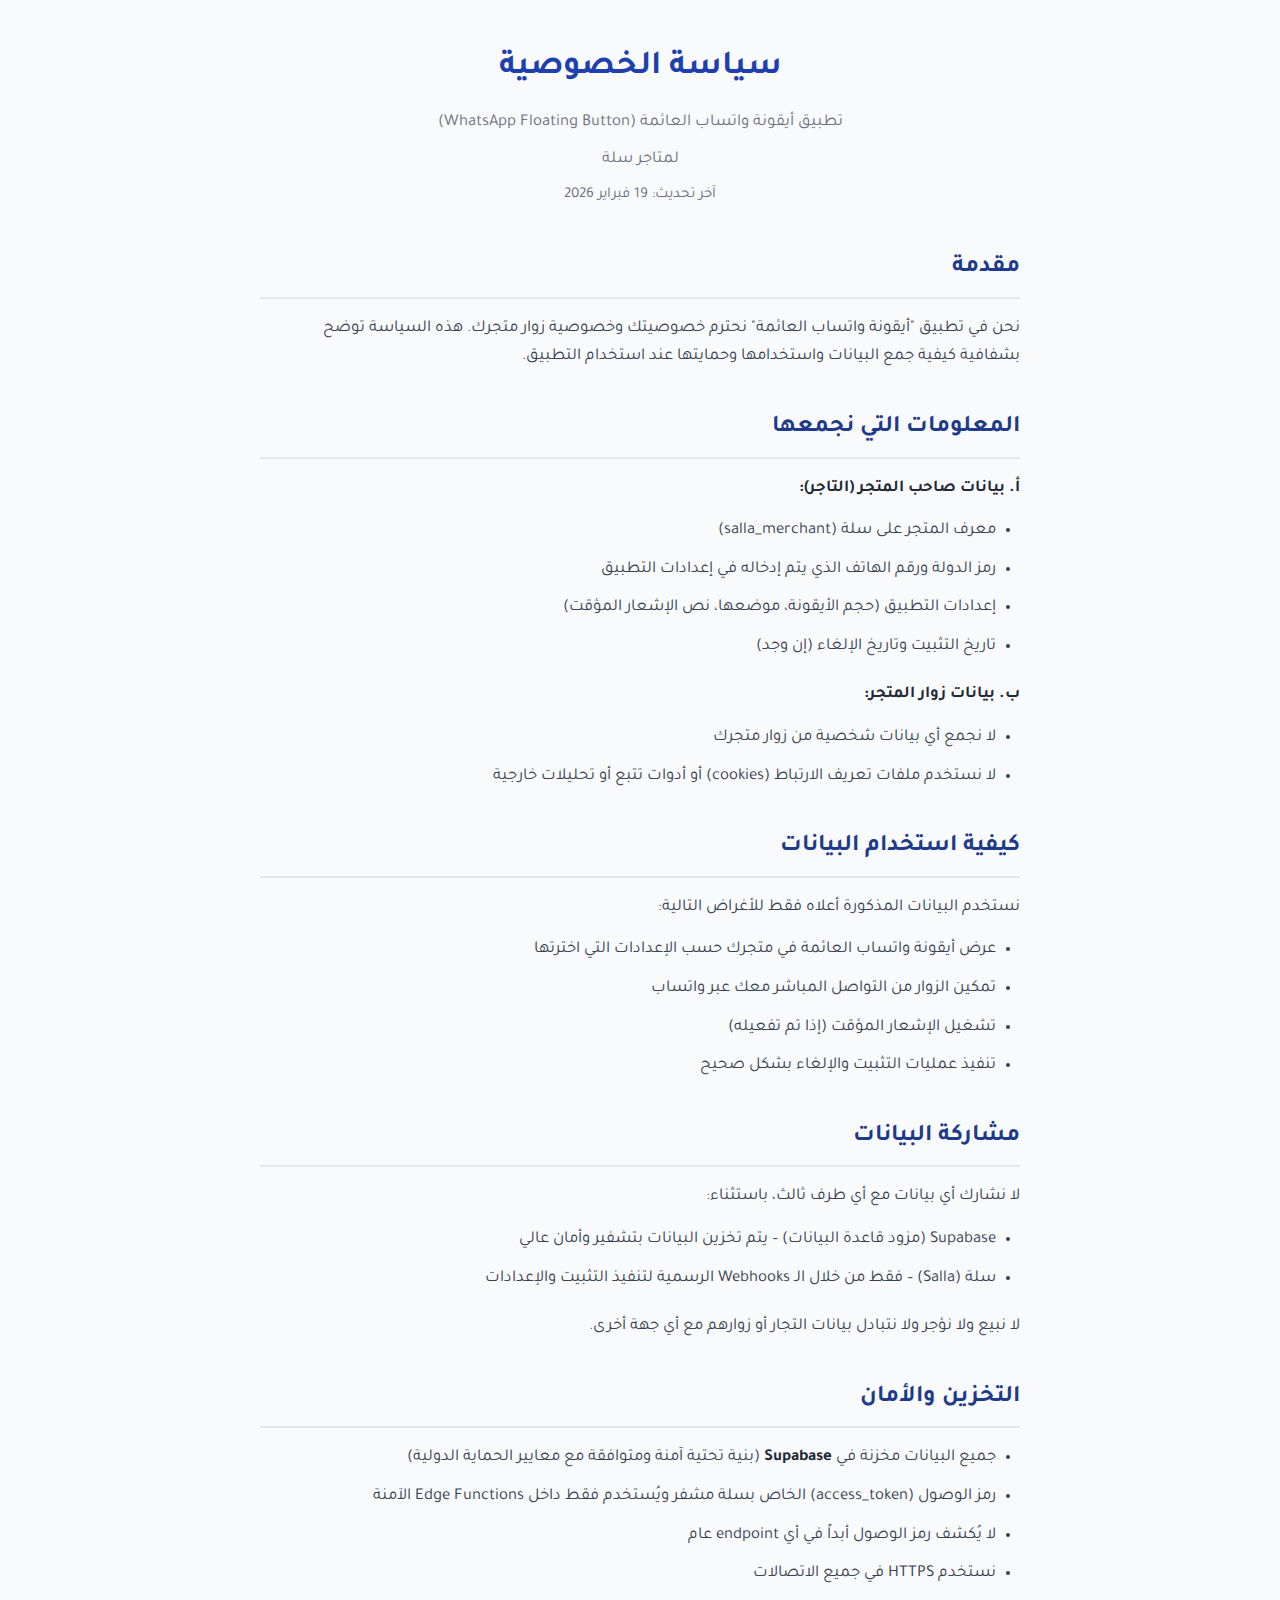
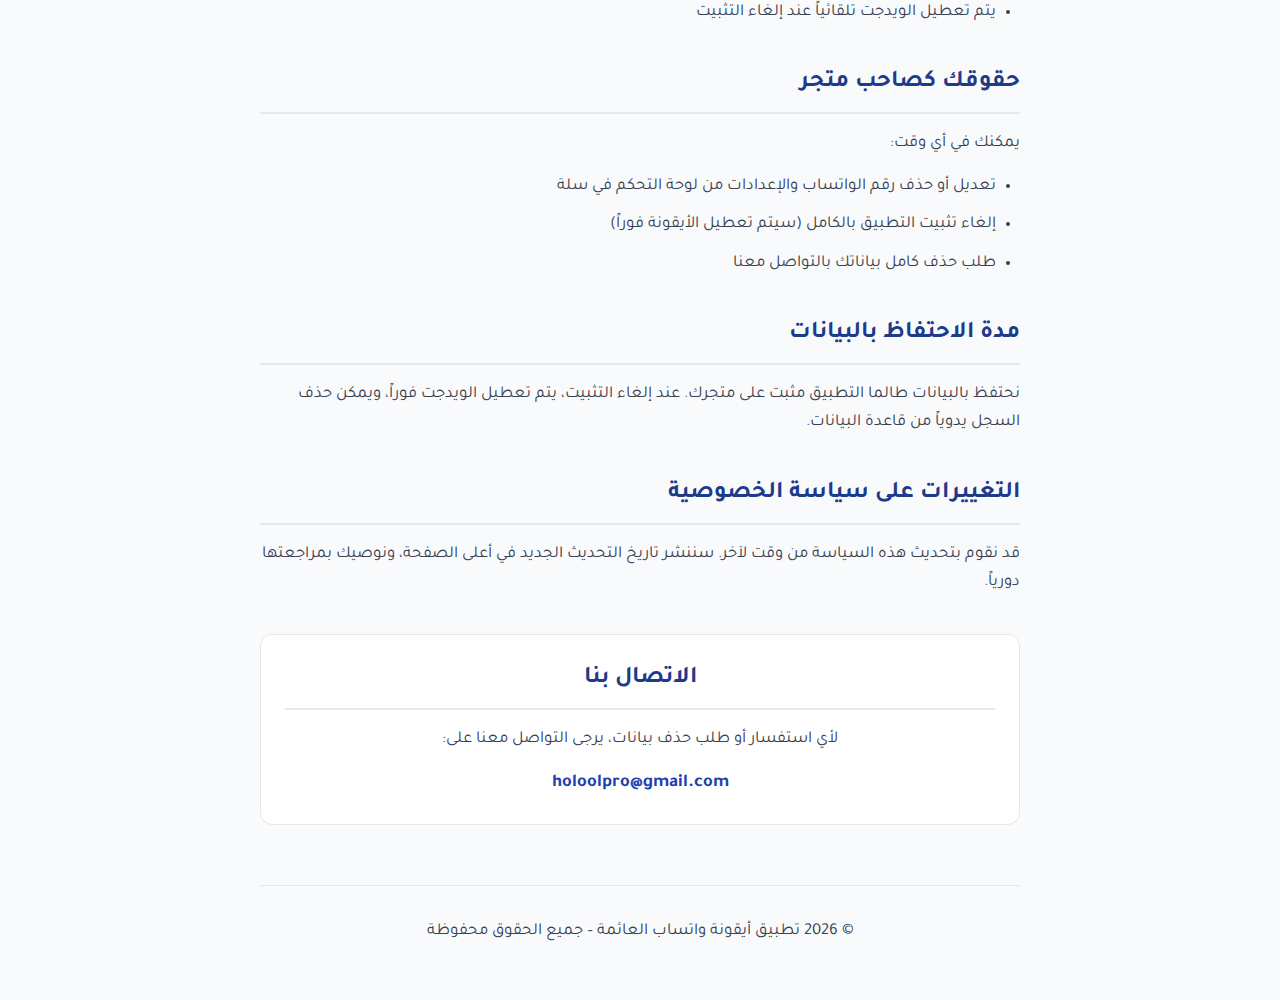
<file: wasmart-privacy-policy.html>
<!DOCTYPE html>
<html lang="ar" dir="rtl">
<head>
  <meta charset="UTF-8" />
  <meta name="viewport" content="width=device-width, initial-scale=1.0"/>
  <title>سياسة الخصوصية - أيقونة واتساب العائمة</title>
  <meta name="description" content="سياسة خصوصية تطبيق أيقونة واتساب العائمة لمتاجر سلة" />
  <style>
    :root {
      --primary: #1e40af;
      --primary-dark: #1e3a8a;
      --text: #1f2937;
      --light: #f9fafb;
      --gray: #6b7280;
      --border: #e5e7eb;
    }

    * {
      margin: 0;
      padding: 0;
      box-sizing: border-box;
    }

    body {
      font-family: 'Tajawal', system-ui, -apple-system, sans-serif;
      background: var(--light);
      color: var(--text);
      line-height: 1.7;
    }

    .container {
      max-width: 800px;
      margin: 0 auto;
      padding: 40px 20px;
    }

    header {
      text-align: center;
      margin-bottom: 40px;
    }

    h1 {
      font-size: 2.1rem;
      color: var(--primary);
      margin-bottom: 12px;
    }

    .subtitle {
      color: var(--gray);
      font-size: 1.05rem;
      margin-bottom: 8px;
    }

    .update-date {
      color: var(--gray);
      font-size: 0.95rem;
    }

    section {
      margin-bottom: 36px;
    }

    h2 {
      font-size: 1.5rem;
      color: var(--primary-dark);
      margin-bottom: 16px;
      border-bottom: 2px solid var(--border);
      padding-bottom: 8px;
    }

    p, li {
      font-size: 1.05rem;
      margin-bottom: 14px;
      color: #374151;
    }

    ul {
      padding-right: 24px;
      margin-bottom: 20px;
    }

    li {
      margin-bottom: 10px;
    }

    strong {
      color: var(--text);
    }

    .contact {
      background: white;
      padding: 24px;
      border-radius: 12px;
      border: 1px solid var(--border);
      text-align: center;
      margin-top: 32px;
    }

    .email {
      font-size: 1.15rem;
      color: var(--primary);
      text-decoration: none;
      font-weight: 600;
    }

    .email:hover {
      text-decoration: underline;
    }

    footer {
      text-align: center;
      margin-top: 60px;
      padding-top: 32px;
      border-top: 1px solid var(--border);
      color: var(--gray);
      font-size: 0.95rem;
    }

    @media (max-width: 600px) {
      h1 { font-size: 1.8rem; }
      h2 { font-size: 1.35rem; }
      .container { padding: 30px 16px; }
    }
  </style>
  <link rel="preconnect" href="https://fonts.googleapis.com">
  <link rel="preconnect" href="https://fonts.gstatic.com" crossorigin>
  <link href="https://fonts.googleapis.com/css2?family=Tajawal:wght@400;500;700&display=swap" rel="stylesheet">
</head>
<body>

<div class="container">
  <header>
    <h1>سياسة الخصوصية</h1>
    <div class="subtitle">تطبيق أيقونة واتساب العائمة (WhatsApp Floating Button)</div>
    <div class="subtitle">لمتاجر سلة</div>
    <div class="update-date">آخر تحديث: 19 فبراير 2026</div>
  </header>

  <section>
    <h2>مقدمة</h2>
    <p>نحن في تطبيق "أيقونة واتساب العائمة" نحترم خصوصيتك وخصوصية زوار متجرك. هذه السياسة توضح بشفافية كيفية جمع البيانات واستخدامها وحمايتها عند استخدام التطبيق.</p>
  </section>

  <section>
    <h2>المعلومات التي نجمعها</h2>
    <p><strong>أ. بيانات صاحب المتجر (التاجر):</strong></p>
    <ul>
      <li>معرف المتجر على سلة (salla_merchant)</li>
      <li>رمز الدولة ورقم الهاتف الذي يتم إدخاله في إعدادات التطبيق</li>
      <li>إعدادات التطبيق (حجم الأيقونة، موضعها، نص الإشعار المؤقت)</li>
      <li>تاريخ التثبيت وتاريخ الإلغاء (إن وجد)</li>
    </ul>

    <p><strong>ب. بيانات زوار المتجر:</strong></p>
    <ul>
      <li>لا نجمع أي بيانات شخصية من زوار متجرك</li>
      <li>لا نستخدم ملفات تعريف الارتباط (cookies) أو أدوات تتبع أو تحليلات خارجية</li>
    </ul>
  </section>

  <section>
    <h2>كيفية استخدام البيانات</h2>
    <p>نستخدم البيانات المذكورة أعلاه فقط للأغراض التالية:</p>
    <ul>
      <li>عرض أيقونة واتساب العائمة في متجرك حسب الإعدادات التي اخترتها</li>
      <li>تمكين الزوار من التواصل المباشر معك عبر واتساب</li>
      <li>تشغيل الإشعار المؤقت (إذا تم تفعيله)</li>
      <li>تنفيذ عمليات التثبيت والإلغاء بشكل صحيح</li>
    </ul>
  </section>

  <section>
    <h2>مشاركة البيانات</h2>
    <p>لا نشارك أي بيانات مع أي طرف ثالث، باستثناء:</p>
    <ul>
      <li>Supabase (مزود قاعدة البيانات) – يتم تخزين البيانات بتشفير وأمان عالي</li>
      <li>سلة (Salla) – فقط من خلال الـ Webhooks الرسمية لتنفيذ التثبيت والإعدادات</li>
    </ul>
    <p>لا نبيع ولا نؤجر ولا نتبادل بيانات التجار أو زوارهم مع أي جهة أخرى.</p>
  </section>

  <section>
    <h2>التخزين والأمان</h2>
    <ul>
      <li>جميع البيانات مخزنة في <strong>Supabase</strong> (بنية تحتية آمنة ومتوافقة مع معايير الحماية الدولية)</li>
      <li>رمز الوصول (access_token) الخاص بسلة مشفر ويُستخدم فقط داخل Edge Functions الآمنة</li>
      <li>لا يُكشف رمز الوصول أبداً في أي endpoint عام</li>
      <li>نستخدم HTTPS في جميع الاتصالات</li>
      <li>يتم تعطيل الويدجت تلقائياً عند إلغاء التثبيت</li>
    </ul>
  </section>

  <section>
    <h2>حقوقك كصاحب متجر</h2>
    <p>يمكنك في أي وقت:</p>
    <ul>
      <li>تعديل أو حذف رقم الواتساب والإعدادات من لوحة التحكم في سلة</li>
      <li>إلغاء تثبيت التطبيق بالكامل (سيتم تعطيل الأيقونة فوراً)</li>
      <li>طلب حذف كامل بياناتك بالتواصل معنا</li>
    </ul>
  </section>

  <section>
    <h2>مدة الاحتفاظ بالبيانات</h2>
    <p>نحتفظ بالبيانات طالما التطبيق مثبت على متجرك. عند إلغاء التثبيت، يتم تعطيل الويدجت فوراً، ويمكن حذف السجل يدوياً من قاعدة البيانات.</p>
  </section>

  <section>
    <h2>التغييرات على سياسة الخصوصية</h2>
    <p>قد نقوم بتحديث هذه السياسة من وقت لآخر. سننشر تاريخ التحديث الجديد في أعلى الصفحة، ونوصيك بمراجعتها دورياً.</p>
  </section>

  <div class="contact">
    <h2>الاتصال بنا</h2>
    <p>لأي استفسار أو طلب حذف بيانات، يرجى التواصل معنا على:</p>
    <a href="mailto:holoolpro@gmail.com" class="email">holoolpro@gmail.com</a>
  </div>

  <footer>
    <p>© 2026 تطبيق أيقونة واتساب العائمة – جميع الحقوق محفوظة</p>
  </footer>
</div>

</body>
</html>
</file>
<file: assets/style.css>
* {
  margin: 0;
  padding: 0;
  box-sizing: border-box;
  font-family: "Segoe UI", Tahoma, sans-serif;
}

body {
  background: #fafafa;
  color: #333;
  line-height: 1.7;
}

/* Main header */
.main-header {
  text-align: center;
  padding: 60px 20px;
  background: white;
  border-bottom: 1px solid #eee;
}

.main-header h1 {
  font-size: 32px;
  font-weight: 700;
}

.subtitle {
  margin-top: 10px;
  font-size: 18px;
  color: #666;
}

/* Cards */
.cards-container {
  max-width: 1000px;
  margin: 40px auto;
  display: flex;
  justify-content: center;
  gap: 20px;
  padding: 20px;
}

.info-card {
  background: white;
  padding: 25px;
  width: 280px;
  text-decoration: none;
  color: #333;
  border-radius: 10px;
  box-shadow: 0 3px 10px rgba(0,0,0,0.08);
  transition: 0.2s;
}

.info-card:hover {
  transform: translateY(-4px);
  box-shadow: 0 5px 14px rgba(0,0,0,0.12);
}

.info-card h3 {
  font-size: 22px;
  margin-bottom: 10px;
}

.info-card p {
  color: #555;
}

/* Page headers */
.sub-header {
  text-align: center;
  padding: 50px 20px;
  background: white;
  border-bottom: 1px solid #eee;
}

.sub-header h1 {
  font-size: 30px;
}

/* Content */
.content {
  max-width: 900px;
  margin: 30px auto;
  padding: 20px;
  font-size: 17px;
}

.content h2 {
  margin-top: 25px;
  font-size: 22px;
}
</file>
